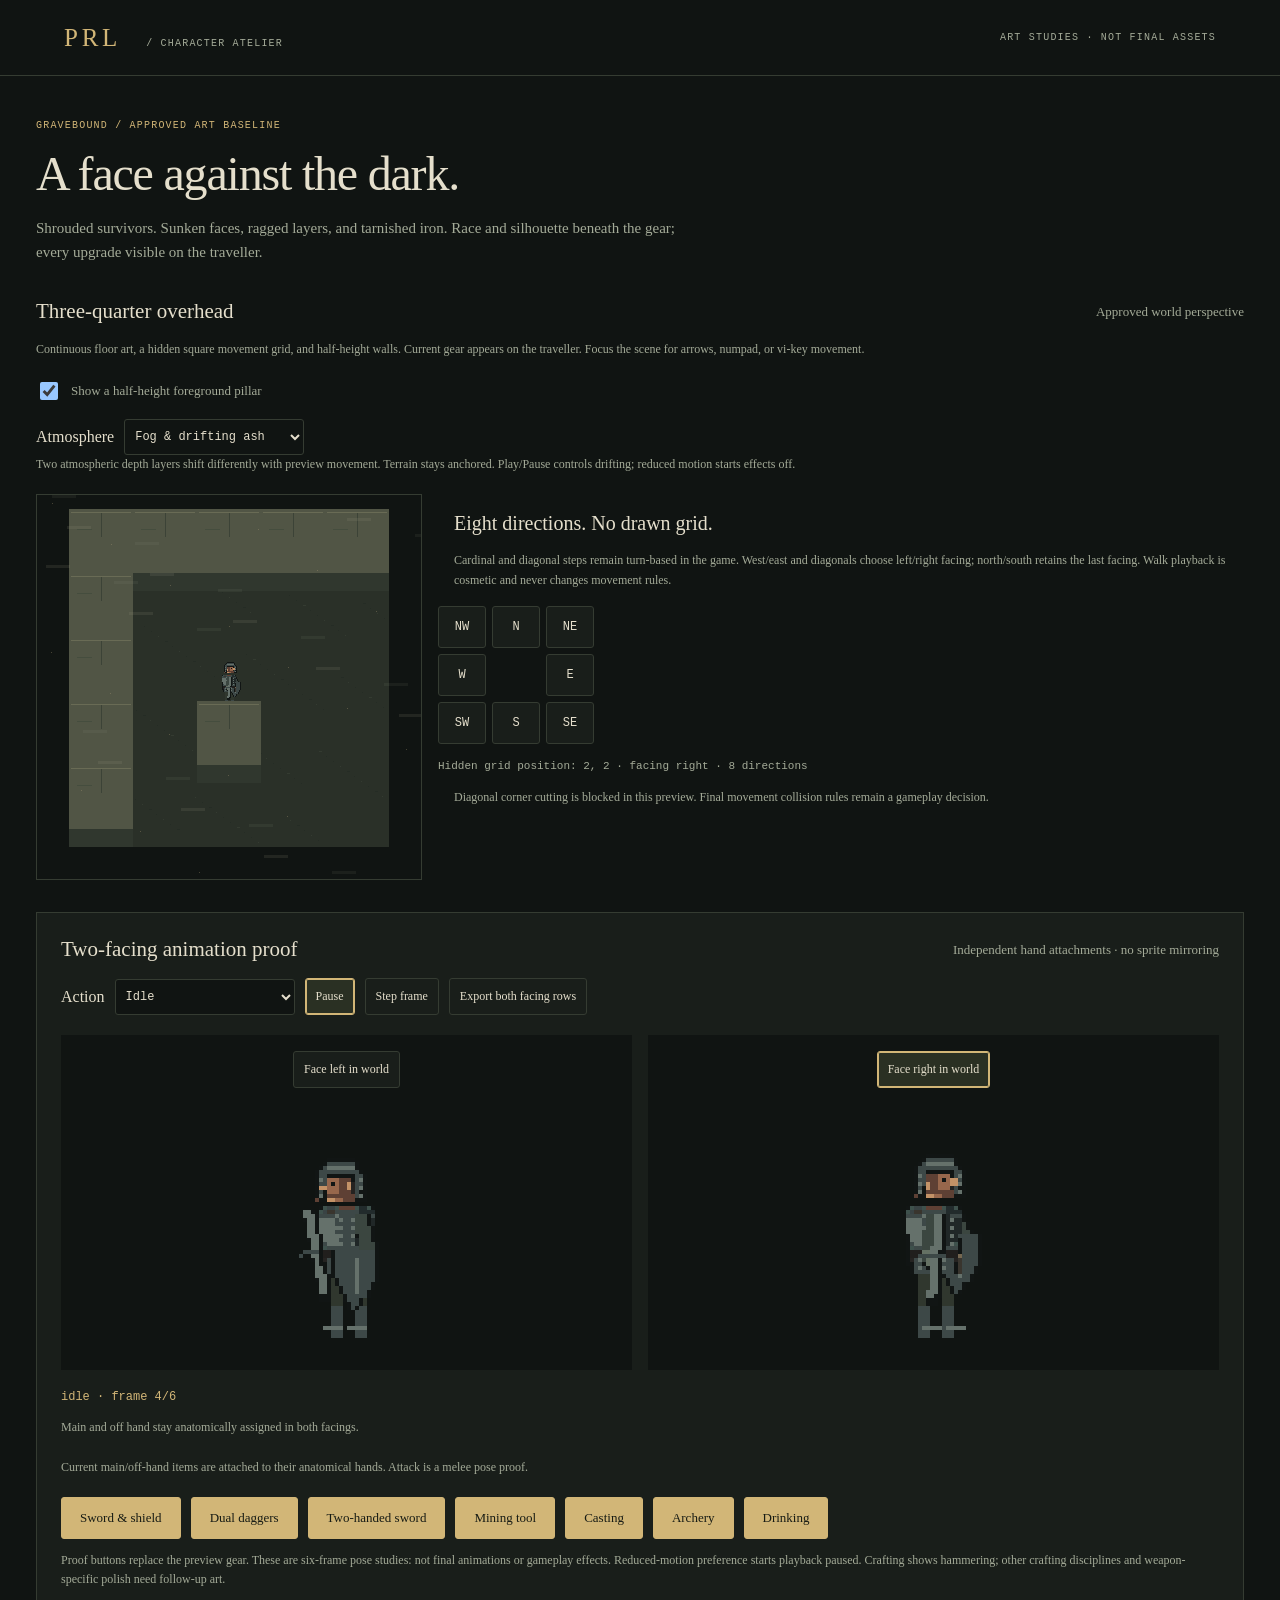
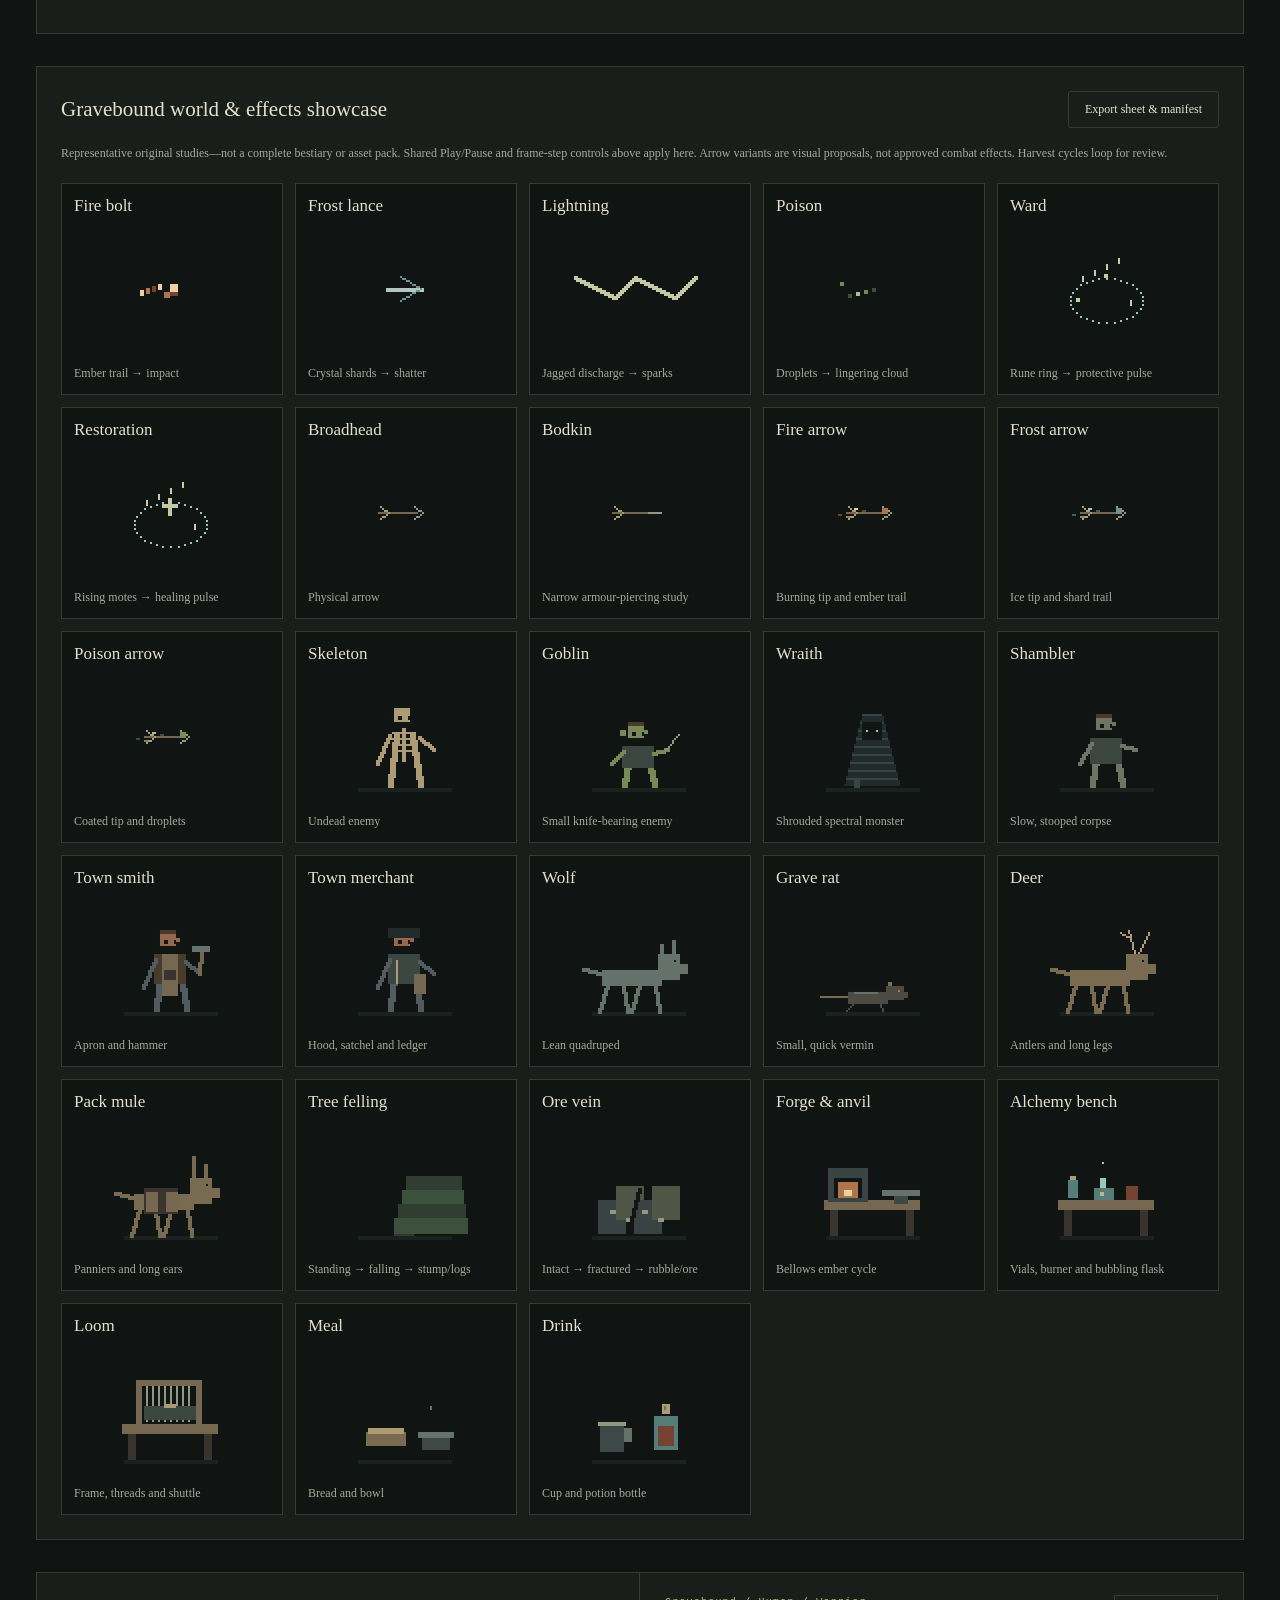
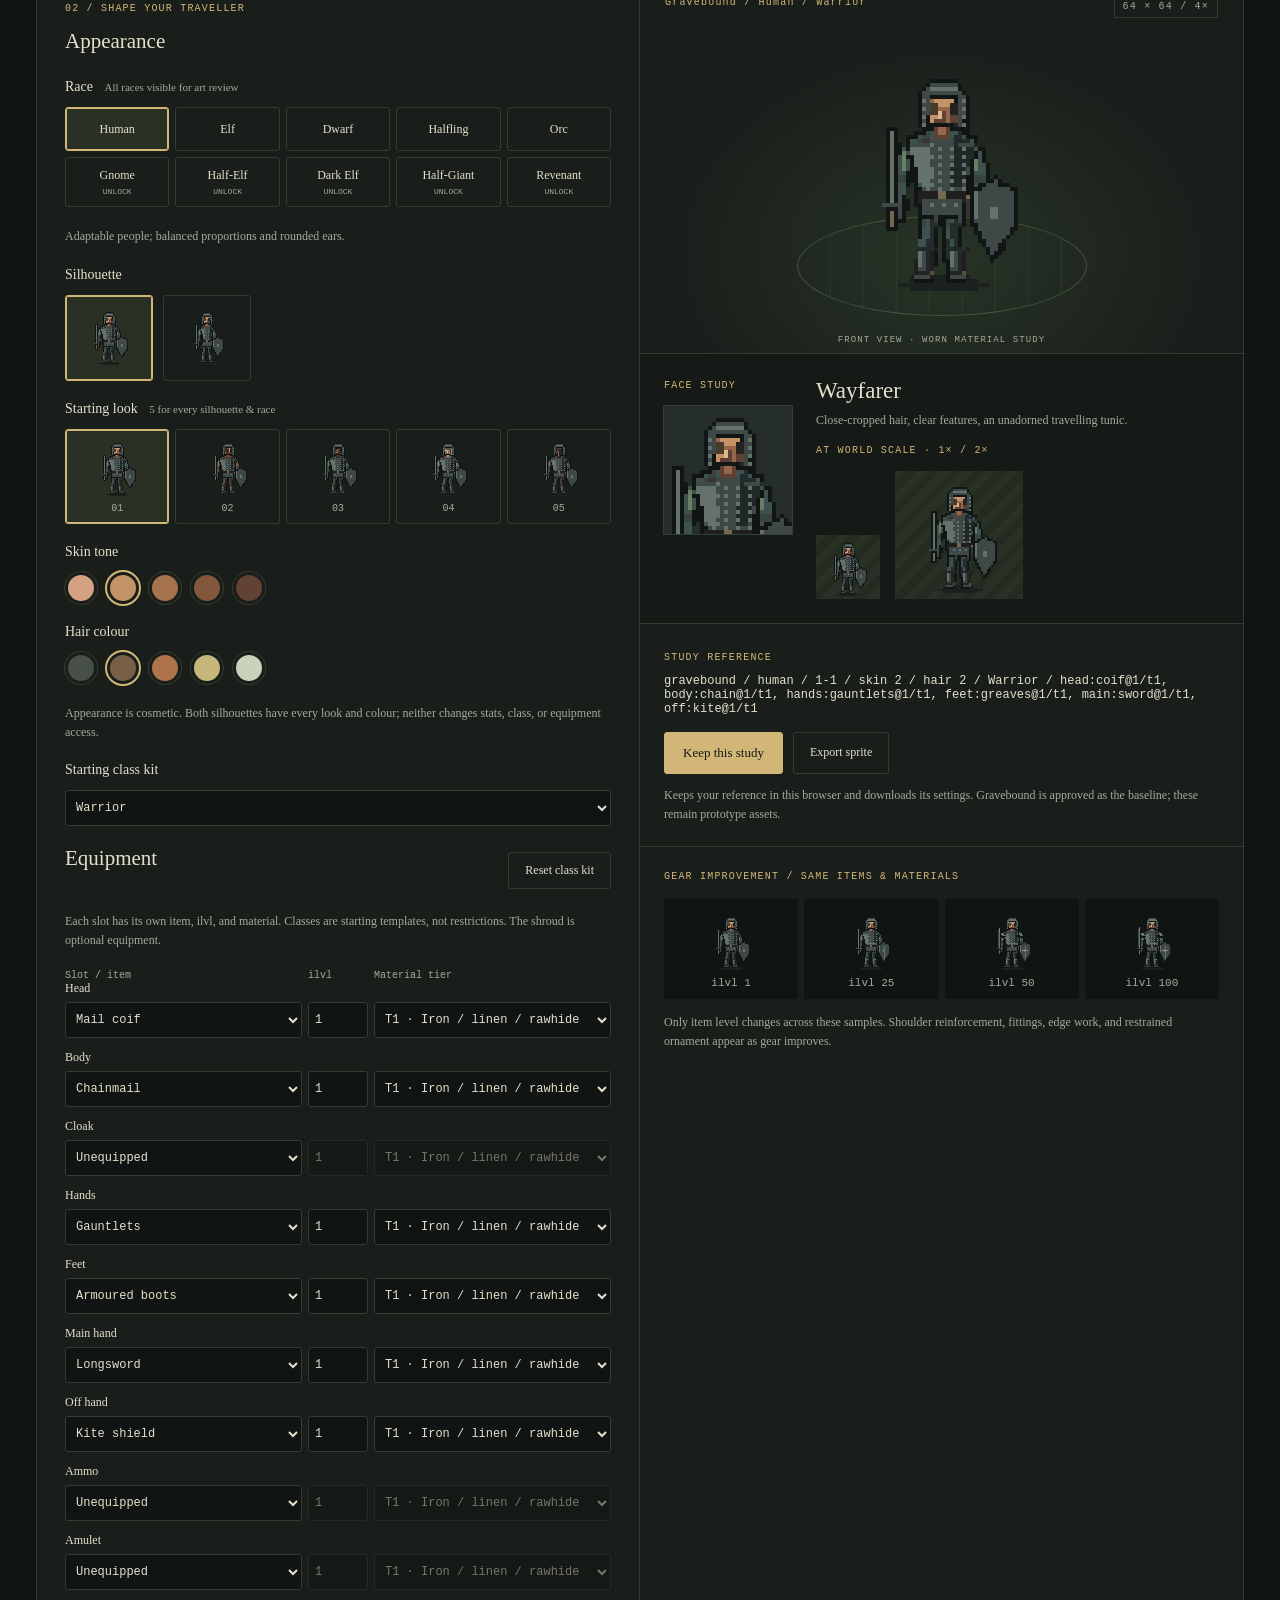
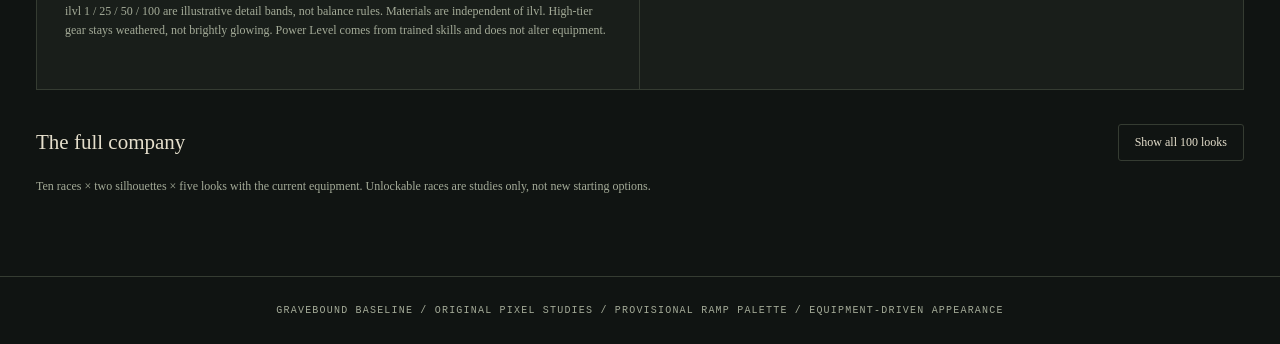
<file: tools/character-study/index.html>
<!doctype html>
<html lang="en">
<head>
  <meta charset="utf-8">
  <meta name="viewport" content="width=device-width, initial-scale=1">
  <title>PRL · Character atelier</title>
  <link rel="icon" href="data:,">
  <link rel="stylesheet" href="study.css">
</head>
<body>
  <header>
    <a class="wordmark" href="#top">PRL <span>/ CHARACTER ATELIER</span></a>
    <span class="status">ART STUDIES · NOT FINAL ASSETS</span>
  </header>
  <main id="top">
    <section class="intro">
      <p class="eyebrow">GRAVEBOUND / APPROVED ART BASELINE</p>
      <h1>A face against the dark.</h1>
      <p>Shrouded survivors. Sunken faces, ragged layers, and tarnished iron.
        Race and silhouette beneath the gear; every upgrade visible on the traveller.</p>
    </section>
    <div id="notice" role="status" aria-live="polite"></div>
    <section aria-labelledby="perspective-heading">
      <div class="section-heading">
        <h2 id="perspective-heading">Three-quarter overhead</h2>
        <span>Approved world perspective</span>
      </div>
      <p class="help">Continuous floor art, a hidden square movement grid, and half-height walls.
        Current gear appears on the traveller. Focus the scene for arrows, numpad, or vi-key movement.</p>
      <label class="occlusion"><input id="occlusion" type="checkbox" checked> Show a half-height foreground pillar</label>
      <div class="animation-controls">
        <label for="atmosphere">Atmosphere</label>
        <select id="atmosphere"><option value="off">Off</option><option value="fog">Subtle fog</option>
          <option value="fog-ash">Fog & drifting ash</option></select>
      </div>
      <p class="help">Two atmospheric depth layers shift differently with preview movement.
        Terrain stays anchored. Play/Pause controls drifting; reduced motion starts effects off.</p>
      <div class="world-comparisons chosen-world">
        <article>
          <canvas id="world-quarter" tabindex="0" aria-label="Gridless three-quarter dungeon preview. Use arrows, numpad, or vi keys to move."></canvas>
        </article>
        <div>
          <h3>Eight directions. No drawn grid.</h3>
          <p class="help">Cardinal and diagonal steps remain turn-based in the game.
            West/east and diagonals choose left/right facing; north/south retains the last facing.
            Walk playback is cosmetic and never changes movement rules.</p>
          <div id="movement" aria-label="Eight-direction preview movement"></div>
          <output id="position"></output>
          <p class="help">Diagonal corner cutting is blocked in this preview. Final movement
            collision rules remain a gameplay decision.</p>
        </div>
      </div>
    </section>
    <section class="animation-section" aria-labelledby="animation-heading">
      <div class="section-heading">
        <h2 id="animation-heading">Two-facing animation proof</h2>
        <span>Independent hand attachments · no sprite mirroring</span>
      </div>
      <div class="animation-controls">
        <label for="animation-action">Action</label>
        <select id="animation-action"></select>
        <button id="animation-play" type="button">Pause</button>
        <button id="animation-step" type="button">Step frame</button>
        <button id="animation-export" type="button">Export both facing rows</button>
      </div>
      <div class="animation-pair">
        <div><button id="facing-left" type="button">Face left in world</button>
          <canvas id="animation-left" aria-label="Independently posed left-facing action study"></canvas></div>
        <div><button id="facing-right" type="button">Face right in world</button>
          <canvas id="animation-right" aria-label="Independently posed right-facing action study"></canvas></div>
      </div>
      <output id="animation-frame"></output>
      <p id="grip-note" class="help"></p>
      <p id="action-note" class="help"></p>
      <div id="animation-proofs" class="actions"></div>
      <p class="help">Proof buttons replace the preview gear. These are six-frame pose studies:
        not final animations or gameplay effects. Reduced-motion preference starts playback paused.
        Crafting shows hammering; other crafting disciplines and weapon-specific polish need follow-up art.</p>
    </section>
    <section class="animation-section" aria-labelledby="showcase-heading">
      <div class="section-heading">
        <h2 id="showcase-heading">Gravebound world & effects showcase</h2>
        <button id="showcase-export" type="button" class="secondary">Export sheet & manifest</button>
      </div>
      <p class="help">Representative original studies—not a complete bestiary or asset pack.
        Shared Play/Pause and frame-step controls above apply here.
        Arrow variants are visual proposals, not approved combat effects. Harvest cycles loop for review.</p>
      <div id="showcase"></div>
    </section>
    <section class="atelier" aria-labelledby="appearance-heading">
      <div class="controls">
        <p class="eyebrow">02 / SHAPE YOUR TRAVELLER</p>
        <h2 id="appearance-heading">Appearance</h2>
        <fieldset>
          <legend>Race <span>All races visible for art review</span></legend>
          <div id="races" class="races"></div>
        </fieldset>
        <p id="race-note" class="help"></p>
        <fieldset>
          <legend>Silhouette</legend>
          <div id="bodies" class="bodies"></div>
        </fieldset>
        <fieldset>
          <legend>Starting look <span>5 for every silhouette & race</span></legend>
          <div id="looks" class="looks"></div>
        </fieldset>
        <fieldset>
          <legend>Skin tone</legend>
          <div id="skin" class="swatches"></div>
        </fieldset>
        <fieldset>
          <legend>Hair colour</legend>
          <div id="hair" class="swatches"></div>
        </fieldset>
        <p class="help">Appearance is cosmetic. Both silhouettes have every look and colour;
          neither changes stats, class, or equipment access.</p>
        <fieldset>
          <legend><label for="class">Starting class kit</label></legend>
          <select id="class"></select>
        </fieldset>
        <div class="section-heading">
          <h2>Equipment</h2>
          <button id="reset-kit" class="secondary" type="button">Reset class kit</button>
        </div>
        <p class="help">Each slot has its own item, ilvl, and material. Classes are starting
          templates, not restrictions. The shroud is optional equipment.</p>
        <div class="equipment-heading" aria-hidden="true"><span>Slot / item</span><span>ilvl</span><span>Material tier</span></div>
        <div id="equipment"></div>
        <p class="help">ilvl 1 / 25 / 50 / 100 are illustrative detail bands, not balance rules.
          Materials are independent of ilvl. High-tier gear stays weathered, not brightly glowing.
          Power Level comes from trained skills and does not alter equipment.</p>
      </div>
      <div class="preview">
        <div class="preview-heading">
          <p class="eyebrow" id="preview-title"></p>
          <span class="chip">64 × 64 / 4×</span>
        </div>
        <div class="stage">
          <div class="halo"></div>
          <canvas id="hero" width="64" height="64" aria-label="Selected character sprite"></canvas>
          <span class="stage-caption">FRONT VIEW · WORN MATERIAL STUDY</span>
        </div>
        <div class="details">
          <div>
            <p class="eyebrow">FACE STUDY</p>
            <canvas id="portrait" width="128" height="128" aria-label="Selected character portrait study"></canvas>
          </div>
          <div class="identity">
            <h3 id="look-title"></h3>
            <p id="look-description"></p>
            <p class="eyebrow">AT WORLD SCALE · 1× / 2×</p>
            <div class="world-samples">
              <canvas id="native" width="64" height="64" aria-label="Character at native size"></canvas>
              <canvas id="double" width="64" height="64" aria-label="Character at two-times size"></canvas>
            </div>
          </div>
        </div>
        <div class="selection">
          <span class="eyebrow">STUDY REFERENCE</span>
          <output id="reference"></output>
          <div class="actions">
            <button id="save" type="button">Keep this study</button>
            <button id="export" type="button" class="secondary">Export sprite</button>
          </div>
          <p class="help">Keeps your reference in this browser and downloads its settings.
            Gravebound is approved as the baseline; these remain prototype assets.</p>
        </div>
        <div class="selection">
          <p class="eyebrow">GEAR IMPROVEMENT / SAME ITEMS & MATERIALS</p>
          <div id="progression"></div>
          <p class="help">Only item level changes across these samples. Shoulder reinforcement,
            fittings, edge work, and restrained ornament appear as gear improves.</p>
        </div>
      </div>
    </section>
    <section aria-labelledby="catalog-heading" class="catalog-section">
      <div class="section-heading">
        <h2 id="catalog-heading">The full company</h2>
        <button id="catalog-toggle" type="button" class="secondary" aria-expanded="false"
          aria-controls="catalog">Show all 100 looks</button>
      </div>
      <p class="help">Ten races × two silhouettes × five looks with the current equipment.
        Unlockable races are studies only, not new starting options.</p>
      <div id="catalog" hidden></div>
    </section>
  </main>
  <footer>GRAVEBOUND BASELINE / ORIGINAL PIXEL STUDIES / PROVISIONAL RAMP PALETTE / EQUIPMENT-DRIVEN APPEARANCE</footer>
  <script type="module" src="study.js"></script>
</body>
</html>
</file>
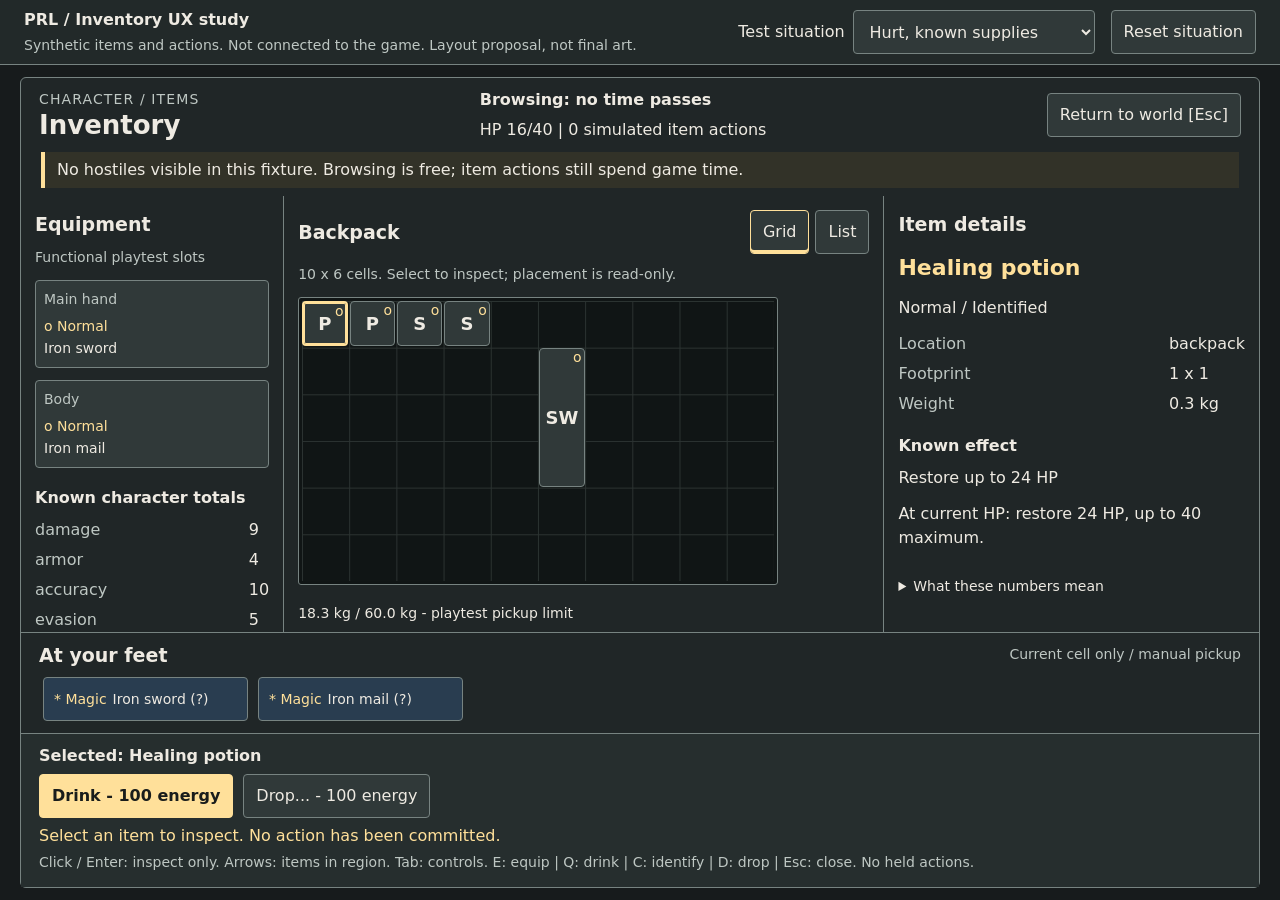
<file: tools/inventory-ux/index.html>
<!doctype html>
<html lang="en">
<head>
  <meta charset="utf-8">
  <meta name="viewport" content="width=device-width, initial-scale=1">
  <title>PRL - Inventory interaction study</title>
  <link rel="stylesheet" href="style.css">
</head>
<body>
  <header class="study-bar">
    <div><strong>PRL / Inventory UX study</strong>
      <p>Synthetic items and actions. Not connected to the game. Layout proposal, not final art.</p>
    </div>
    <label>Test situation
      <select id="scenario">
        <option value="normal">Hurt, known supplies</option>
        <option value="danger">Hostile visible</option>
        <option value="unknown">Unidentified supplies</option>
        <option value="space">Fragmented backpack</option>
        <option value="weight">Near pickup weight limit</option>
        <option value="full-hp">Full health</option>
        <option value="empty">Empty bag and ground</option>
        <option value="long-name">Long item names</option>
      </select>
    </label>
    <button id="reset">Reset situation</button>
  </header>
  <main>
    <section id="world" class="world" aria-label="World return after an item action" hidden>
      <p class="eyebrow">SIMULATED WORLD RETURN</p>
      <h1>One action. Back to the world.</h1>
      <p id="world-result" role="status"></p>
      <p id="world-stats"></p>
      <p>No enemies, ticks or saves are simulated. The game must resolve its normal scheduler here.</p>
      <button id="open" class="primary">Open inventory [I]</button>
    </section>
    <section id="inventory" class="workspace" aria-label="Inventory workspace">
      <header class="inventory-header">
        <div><p class="eyebrow">CHARACTER / ITEMS</p><h1>Inventory</h1></div>
        <div><strong>Browsing: no time passes</strong><p id="vitals"></p></div>
        <button id="close">Return to world [Esc]</button>
      </header>
      <p id="threat" class="notice"></p>
      <div class="columns">
        <section class="pane equipment" aria-labelledby="equipment-title">
          <h2 id="equipment-title">Equipment</h2>
          <p>Functional playtest slots</p>
          <div id="equipment-items" class="collection" aria-label="Equipped items"></div>
          <h3>Known character totals</h3>
          <dl id="totals"></dl>
          <p class="subtle">Unknown bonuses excluded. No functional shield in this slice.</p>
        </section>
        <section class="pane backpack" aria-labelledby="backpack-title">
          <div class="pane-heading">
            <h2 id="backpack-title">Backpack</h2>
            <div class="view-switch" role="group" aria-label="Backpack display">
              <button id="grid-view" aria-pressed="true">Grid</button>
              <button id="list-view" aria-pressed="false">List</button>
            </div>
          </div>
          <p>10 x 6 cells. Select to inspect; placement is read-only.</p>
          <div id="bag-grid" class="bag-grid collection" aria-label="Backpack items in grid order"></div>
          <div id="bag-list" class="bag-list collection" aria-label="Backpack item list" hidden></div>
          <div class="capacity">
            <label for="weight" id="weight-label">Carried weight</label>
            <meter id="weight" min="0" max="60"></meter>
            <p id="space"></p>
          </div>
          <p class="subtle">No dragging, repacking, stacks or auto-sort in this study.</p>
        </section>
        <section id="details" class="pane details" aria-labelledby="details-title">
          <h2 id="details-title">Item details</h2>
          <div id="detail-content"></div>
        </section>
      </div>
      <section class="pane ground" aria-labelledby="ground-title">
        <div class="pane-heading"><h2 id="ground-title">At your feet</h2><span>Current cell only / manual pickup</span></div>
        <div id="ground-items" class="collection ground-items" aria-label="Items at your feet"></div>
      </section>
      <footer class="action-strip">
        <strong id="action-target"></strong>
        <div id="actions" class="actions"></div>
        <p id="feedback" role="status" aria-live="polite" tabindex="-1"></p>
        <p class="subtle">Click / Enter: inspect only. Arrows: items in region. Tab: controls.
          E: equip | Q: drink | C: identify | D: drop | Esc: close. No held actions.</p>
      </footer>
    </section>
  </main>
  <dialog id="review" aria-labelledby="review-title">
    <form method="dialog">
      <p class="eyebrow">REVIEW / NO TIME PASSES</p>
      <h2 id="review-title">Review action</h2>
      <p id="review-target"></p>
      <p id="review-cost"></p>
      <p id="review-warning" class="notice"></p>
      <label id="source-label" hidden>Carried Identify scroll
        <select id="source"></select>
      </label>
      <p id="review-error" role="alert"></p>
      <div class="actions">
        <button id="cancel" value="cancel" autofocus>Cancel [Esc]</button>
        <button id="confirm" type="button" class="primary">Commit one action</button>
      </div>
    </form>
  </dialog>
  <script type="module" src="app.mjs"></script>
</body>
</html>
</file>
<file: tools/character-study/study.css>
:root {
  color-scheme: dark;
  --bg: #101412;
  --panel: #191e1a;
  --line: #353c32;
  --text: #e5dfcc;
  --muted: #a4ab98;
  --gold: #d2b677;
}
* { box-sizing: border-box; }
html { scroll-behavior: smooth; }
body { margin: 0; background: var(--bg); color: var(--text); font-family: Georgia, serif; }
button, a { -webkit-tap-highlight-color: transparent; }
button { cursor: pointer; font: inherit; color: inherit; }
button:focus-visible, a:focus-visible, select:focus-visible, input:focus-visible, canvas:focus-visible { outline: 3px solid var(--gold); outline-offset: 4px; }
select, input { color: var(--text); background: var(--bg); border: 1px solid var(--line); padding: 9px 6px; border-radius: 3px; min-width: 0; width: 100%; font: 12px ui-monospace, monospace; }
input:disabled, select:disabled { opacity: .45; }
.equipment-row { display: grid; grid-template-columns: 1fr 60px 1fr; gap: 6px; margin-bottom: 12px; }
.equipment-row label { grid-column: 1 / -1; font-size: 12px; }
.equipment-heading { display: grid; grid-template-columns: 1fr 60px 1fr; gap: 6px; font: 10px ui-monospace, monospace; color: var(--muted); }
#progression { display: grid; grid-template-columns: repeat(4, 1fr); gap: 6px; margin: 14px 0; }
#progression > div { text-align: center; background: var(--bg); padding: 10px 0; }
#progression canvas { width: 64px; height: 64px; }
#progression span { display: block; font: 11px ui-monospace, monospace; color: var(--muted); }
.world-comparisons { display: grid; grid-template-columns: repeat(3, minmax(0, 1fr)); gap: 16px; }
.world-comparisons article { background: var(--panel); border: 1px solid var(--line); overflow-x: auto; }
.world-comparisons h3 { font: 20px Georgia, serif; font-weight: normal; margin: 18px 16px 6px; }
.world-comparisons canvas { display: block; width: 384px; height: 384px; }
.world-comparisons p { color: var(--muted); font-size: 12px; line-height: 1.6; margin: 16px; }
.occlusion { display: flex; gap: 10px; align-items: center; font-size: 13px; color: var(--muted); margin-bottom: 16px; }
.occlusion input { width: 18px; height: 18px; }
.chosen-world { grid-template-columns: 386px 1fr; }
#movement { display: grid; grid-template-columns: repeat(3, 48px); gap: 6px; margin: 16px 0; }
#movement button { min-height: 42px; font: 12px ui-monospace, monospace; }
#movement button:nth-child(5) { grid-column: 3; }
#position { display: block; font: 11px ui-monospace, monospace; color: var(--muted); margin-bottom: 16px; }
.animation-section { margin-top: 32px; padding: 24px; background: var(--panel); border: 1px solid var(--line); }
.animation-controls { display: flex; align-items: center; gap: 10px; flex-wrap: wrap; }
.animation-controls select { width: 180px; }
.animation-controls button, .animation-pair button { padding: 10px; font-size: 12px; }
.animation-pair { display: grid; grid-template-columns: 1fr 1fr; gap: 16px; margin: 20px 0; }
.animation-pair > div { display: flex; align-items: center; flex-direction: column; gap: 10px; background: var(--bg); padding: 16px; }
.animation-pair canvas { width: 256px; height: 256px; }
#animation-frame { display: block; color: var(--gold); font: 12px ui-monospace, monospace; margin-bottom: 14px; }
#showcase { display: grid; grid-template-columns: repeat(auto-fit, minmax(206px, 1fr)); gap: 12px; }
#showcase article { background: var(--bg); border: 1px solid var(--line); padding: 12px; }
#showcase h3 { font-size: 17px; font-weight: normal; margin: 0 0 10px; }
#showcase canvas { display: block; width: 192px; height: 128px; }
#showcase p { color: var(--muted); font-size: 12px; line-height: 1.5; margin: 10px 0 0; }
button { border: 1px solid var(--line); border-radius: 3px; background: var(--panel); }
button:hover { border-color: var(--gold); }
button[aria-pressed="true"] { border-color: var(--gold); background: #2a3023; box-shadow: inset 0 0 0 1px var(--gold); }
header { height: 76px; border-bottom: 1px solid var(--line); display: flex; align-items: center; justify-content: space-between; padding: 0 5%; }
.wordmark { text-decoration: none; color: var(--gold); letter-spacing: .15em; font-size: 25px; }
.wordmark span, .status, .eyebrow, .chip, .stage-caption, footer {
  font-family: ui-monospace, monospace; font-size: 10px; letter-spacing: .12em;
}
.wordmark span { color: var(--muted); margin-left: 16px; }
.status { color: var(--muted); }
main { max-width: 1280px; padding: 42px 36px 60px; margin: auto; }
.intro { margin-bottom: 35px; }
.eyebrow { color: var(--gold); margin: 0 0 12px; line-height: 1.6; }
h1 { font-size: clamp(32px, 4vw, 48px); font-weight: normal; margin: 0 0 12px; letter-spacing: -.025em; }
.intro > p:last-child { color: var(--muted); max-width: 660px; line-height: 1.6; font-size: 15px; }
h2 { font-size: 21px; font-weight: normal; margin: 0; }
.section-heading { display: flex; justify-content: space-between; align-items: center; gap: 16px; margin-bottom: 16px; }
.section-heading > span { color: var(--muted); font-size: 13px; }
.directions { display: grid; grid-template-columns: repeat(3, 1fr); gap: 16px; }
.direction { padding: 18px; text-align: left; }
.direction .samples { display: flex; justify-content: space-evenly; align-items: end; background: #111712; padding: 10px 0; margin-bottom: 14px; border-bottom: 1px solid var(--line); }
canvas { image-rendering: pixelated; }
.samples canvas { width: 64px; height: 64px; }
.direction strong { display: block; font-weight: normal; font-size: 21px; margin-bottom: 8px; }
.direction p { color: var(--muted); font-size: 13px; line-height: 1.5; margin: 0; }
.direction .eyebrow { margin-bottom: 7px; }
.atelier { display: grid; grid-template-columns: 1fr 1fr; margin-top: 32px; border: 1px solid var(--line); background: var(--panel); }
.controls { padding: 28px; border-right: 1px solid var(--line); }
.controls h2 { margin-bottom: 25px; }
fieldset { padding: 0; border: 0; margin: 0 0 20px; min-width: 0; }
legend { font-size: 14px; margin-bottom: 12px; padding: 0; }
legend span { display: inline-block; color: var(--muted); font-size: 11px; margin-left: 8px; }
.races { display: grid; grid-template-columns: repeat(5, 1fr); gap: 6px; }
.races button { padding: 10px 3px; font-size: 12px; min-height: 44px; }
.races small { display: block; color: var(--muted); font-size: 8px; margin-top: 4px; font-family: ui-monospace, monospace; }
.help { color: var(--muted); font-size: 12px; line-height: 1.6; margin: 0 0 20px; }
.bodies { display: flex; gap: 10px; }
.bodies button { width: 88px; height: 86px; }
.bodies canvas { width: 64px; height: 64px; }
.looks { display: grid; grid-template-columns: repeat(5, 1fr); gap: 6px; }
.looks button { padding: 5px 0 9px; min-width: 0; }
.looks canvas { width: 64px; height: 64px; max-width: 100%; object-fit: contain; }
.looks span { display: block; font: 10px ui-monospace, monospace; color: var(--muted); }
.swatches { display: flex; gap: 10px; flex-wrap: wrap; }
.swatches button { width: 32px; height: 32px; border: 3px solid var(--panel); outline: 1px solid var(--line); border-radius: 50%; }
.swatches button[aria-pressed="true"] { outline: 2px solid var(--gold); box-shadow: none; }
.preview { min-width: 0; }
.preview-heading { padding: 22px 25px 0; display: flex; justify-content: space-between; align-items: start; gap: 10px; }
.chip { color: var(--muted); border: 1px solid var(--line); padding: 5px 8px; white-space: nowrap; }
.stage { height: 330px; display: flex; align-items: center; justify-content: center; position: relative; overflow: hidden; background: radial-gradient(ellipse at 50% 70%, #283427, transparent 65%); }
.halo { position: absolute; width: 290px; height: 100px; border: 1px solid #43533b; border-radius: 50%; bottom: 37px; background: repeating-linear-gradient(90deg, transparent 0 31px, #39453455 32px 33px); }
#hero { width: 256px; height: 256px; position: relative; margin-bottom: 26px; }
.stage-caption { position: absolute; bottom: 8px; color: var(--muted); font-size: 9px; }
.details { display: grid; grid-template-columns: 128px 1fr; gap: 24px; padding: 24px; border-top: 1px solid var(--line); background: #151a16; }
#portrait { width: 128px; height: 128px; background: #242b22; outline: 1px solid var(--line); }
.identity h3 { margin: 0 0 7px; font-size: 23px; font-weight: normal; }
.identity > p:not(.eyebrow) { color: var(--muted); font-size: 12px; line-height: 1.6; margin: 0 0 12px; }
.world-samples { display: flex; align-items: end; flex-wrap: wrap; gap: 15px; }
.world-samples canvas { background: repeating-linear-gradient(135deg, #283126, #283126 8px, #242c22 8px, #242c22 16px); }
#native { width: 64px; height: 64px; }
#double { width: 128px; height: 128px; }
.selection { padding: 22px 24px; border-top: 1px solid var(--line); }
.selection output { display: block; font: 12px ui-monospace, monospace; margin: 8px 0 16px; overflow-wrap: anywhere; }
.actions { display: flex; gap: 10px; margin-bottom: 12px; flex-wrap: wrap; }
.actions button { padding: 12px 18px; color: #171b14; background: var(--gold); border-color: var(--gold); font-size: 13px; }
button.secondary { padding: 10px 16px; background: transparent; color: var(--text); border-color: var(--line); font-size: 12px; }
.selection .help { margin: 0; }
.catalog-section { margin-top: 34px; }
.catalog-row { margin-top: 24px; padding-top: 20px; border-top: 1px solid var(--line); }
.catalog-row h3 { font-size: 18px; font-weight: normal; }
.catalog-looks { display: grid; grid-template-columns: repeat(10, minmax(72px, 1fr)); gap: 6px; }
.catalog-looks button { padding: 8px 0; }
.catalog-looks canvas { width: 64px; height: 64px; }
.catalog-looks span { display: block; font: 10px ui-monospace, monospace; color: var(--muted); }
#notice:not(:empty) { padding: 15px; border: 1px solid var(--gold); margin-bottom: 20px; font-size: 14px; }
footer { padding: 25px; border-top: 1px solid var(--line); text-align: center; color: var(--muted); line-height: 1.7; }
@media (max-width: 1000px) {
  .world-comparisons, .chosen-world { grid-template-columns: 1fr; }
  .atelier { grid-template-columns: 1fr; }
  .controls { border-right: 0; border-bottom: 1px solid var(--line); }
  .catalog-looks { grid-template-columns: repeat(auto-fit, minmax(72px, 1fr)); }
}
@media (max-width: 620px) {
  .animation-section { padding: 16px; }
  .animation-pair { gap: 8px; }
  .animation-pair > div { padding: 6px; }
  .animation-pair canvas { width: 128px; height: 128px; }
  header { padding: 0 20px; height: 60px; }
  .status { display: none; }
  .wordmark span { font-size: 8px; margin-left: 5px; }
  main { padding: 30px 16px; }
  .directions { grid-template-columns: 1fr; }
  .looks canvas { width: 32px; height: 32px; }
  .controls { padding: 20px 16px; }
  .section-heading > span { display: none; }
  .details { gap: 14px; padding: 18px 16px; }
  .identity h3 { font-size: 20px; }
  .world-samples { gap: 6px; }
  .preview-heading { padding: 20px 16px 0; }
  .chip { font-size: 8px; }
}
</file>
<file: tools/inventory-ux/style.css>
:root {
  color-scheme: dark;
  font: 16px/1.5 system-ui, sans-serif;
  color: #eeeae2;
  background: #171b1c;
  --line: #778381;
  --muted: #bec7c3;
  --accent: #ffe09a;
}
* { box-sizing: border-box; }
[hidden] { display: none !important; }
body { margin: 0; }
button, select { font: inherit; }
button, select {
  min-height: 44px;
  padding: 8px 12px;
  border: 1px solid var(--line);
  border-radius: 4px;
  background: #303939;
  color: inherit;
}
button { cursor: pointer; }
button:hover { background: #414b48; }
button:disabled { cursor: not-allowed; color: #b7bfba; background: #252b2b; }
:focus-visible { outline: 3px solid #fff; outline-offset: 3px; }
.primary { color: #191c1b; background: var(--accent); border-color: var(--accent); font-weight: 700; }
.primary:hover { background: #fff0c8; }
p { margin: 6px 0 12px; }
h1 { font-size: 26px; line-height: 1.2; margin: 0; }
h2 { font-size: 19px; margin: 0 0 8px; }
h3 { font-size: 16px; margin: 18px 0 8px; }
strong, h1, h2, h3 { overflow-wrap: anywhere; }
.subtle, .eyebrow { color: var(--muted); font-size: 14px; }
.eyebrow { letter-spacing: .08em; margin: 0 0 4px; }
.study-bar {
  display: flex; flex-wrap: wrap; align-items: center; gap: 12px 24px;
  padding: 16px 24px; border-bottom: 1px solid var(--line); background: #222929;
}
.study-bar > div { flex: 1 1 420px; }
.study-bar p { font-size: 14px; margin: 3px 0 0; color: var(--muted); }
.study-bar label { display: grid; gap: 4px; }
main { max-width: 1540px; margin: auto; padding: 20px; }
.workspace { border: 1px solid var(--line); border-radius: 6px; background: #202627; }
.inventory-header {
  display: flex; flex-wrap: wrap; justify-content: space-between;
  align-items: center; gap: 16px; padding: 18px 20px;
}
.inventory-header p { margin-bottom: 0; }
.notice {
  border-left: 4px solid var(--accent); padding: 10px 14px;
  margin: 0 20px 16px; background: #323228;
}
.columns { display: grid; grid-template-columns: minmax(180px, .7fr) minmax(420px, 1.6fr) minmax(280px, 1fr); gap: 1px; background: var(--line); }
.pane { padding: 18px; min-width: 0; background: #202627; }
.pane > p { font-size: 14px; color: var(--muted); }
.pane-heading { display: flex; flex-wrap: wrap; align-items: center; justify-content: space-between; gap: 8px; margin-bottom: 10px; }
.pane-heading h2 { margin: 0; }
.pane-heading span { font-size: 14px; color: var(--muted); }
.view-switch { display: flex; gap: 6px; }
[aria-pressed="true"] { border-color: var(--accent); box-shadow: inset 0 -3px var(--accent); }
.bag-grid {
  position: relative; display: grid;
  grid-template-columns: repeat(10, minmax(0, 1fr)); grid-template-rows: repeat(6, minmax(44px, 1fr));
  aspect-ratio: 10 / 6; gap: 2px; padding: 3px; max-width: 480px;
  border: 1px solid var(--line); border-radius: 3px;
  background: #101515;
}
.bag-grid::before {
  content: ""; pointer-events: none; position: absolute; inset: 3px;
  background-image: linear-gradient(to right, #55605c 1px, transparent 1px), linear-gradient(to bottom, #55605c 1px, transparent 1px);
  background-size: 10% 16.6667%; opacity: .4;
}
.bag-grid > p { grid-column: 1 / -1; margin: 8px; }
.item { min-width: 0; text-align: left; position: relative; overflow: hidden; }
.item.selected { border: 2px solid var(--accent); box-shadow: inset 0 0 0 1px var(--accent); }
.item.magic { background-color: #293d50; }
.item .glyph { font-weight: 800; font-size: 18px; }
.item .marker { color: var(--accent); font-size: 14px; display: block; white-space: nowrap; }
.item .item-name { display: block; font-size: 14px; overflow-wrap: anywhere; }
.bag-grid .item { padding: 4px; display: flex; flex-direction: column; justify-content: center; align-items: center; gap: 3px; }
.bag-grid .item .marker { position: absolute; top: 0; right: 2px; line-height: 16px; }
.bag-grid .item .item-name { display: none; }
.equipment .item { display: block; width: 100%; margin-bottom: 12px; padding: 12px; }
.slot { display: block; color: var(--muted); font-size: 14px; margin-bottom: 4px; }
.slot.target { color: var(--accent); }
.equipment .glyph { display: none; }
.equipment .marker, .ground-items .marker, .bag-list .marker { display: inline; }
.bag-list { max-height: 360px; overflow-y: auto; display: grid; gap: 8px; }
.bag-list .item { width: 100%; padding: 10px 14px; }
.bag-list .glyph { display: none; }
.ground { border-top: 1px solid var(--line); }
.ground-items { display: flex; gap: 10px; overflow-x: auto; padding: 4px 4px 8px; }
.ground-items .item { flex: 0 0 205px; padding: 12px; }
.ground-items .glyph { display: none; }
.ground-items .marker { margin-right: 6px; }
.capacity { margin-top: 16px; }
meter { width: 100%; height: 14px; display: block; margin: 8px 0; }
.capacity label, .capacity p { font-size: 14px; }
dl { display: grid; grid-template-columns: 1fr auto; margin: 0; gap: 6px 12px; }
dt { color: var(--muted); }
dd { margin: 0; font-variant-numeric: tabular-nums; }
.details { max-height: 600px; overflow-y: auto; }
.details .item-title { color: var(--accent); font-size: 22px; margin: 12px 0; }
.details .notice { margin: 16px 0; font-size: 14px; }
.details table { font-size: 14px; width: 100%; border-collapse: collapse; margin: 10px 0; }
th, td { padding: 6px 3px; text-align: right; border-bottom: 1px solid #596662; }
th:first-child, td:first-child { text-align: left; }
.details details { font-size: 14px; margin-top: 16px; }
summary { min-height: 44px; cursor: pointer; padding: 10px 0; }
.action-strip { padding: 16px 20px; border-top: 1px solid var(--line); background: #262e2e; }
.actions { display: flex; flex-wrap: wrap; gap: 10px; margin: 10px 0; align-items: start; }
.action-option { max-width: 310px; }
.action-option p { font-size: 14px; color: #f1d2b8; margin: 6px 0 0; }
#feedback { min-height: 24px; color: var(--accent); }
.world { max-width: 850px; padding: 36px; border: 1px solid var(--line); background: #202627; margin: 50px auto; }
.world h1 { margin-bottom: 20px; }
dialog { max-width: min(590px, 92vw); max-height: 90vh; overflow-y: auto; padding: 24px; background: #252e2e; color: inherit; border: 2px solid var(--accent); border-radius: 6px; }
dialog::backdrop { background: #090c0ee6; }
dialog .notice { margin: 16px 0; }
dialog label { display: grid; gap: 6px; }
#review-error { color: #ffceac; }
@media (min-width: 1101px) and (min-height: 600px) {
  .study-bar { height: 65px; padding-top: 8px; padding-bottom: 8px; flex-wrap: nowrap; gap: 16px; }
  .study-bar > div { flex: 1; min-width: 0; }
  .study-bar label { display: flex; align-items: center; gap: 8px; }
  .study-bar p { white-space: nowrap; overflow: hidden; text-overflow: ellipsis; }
  main { height: calc(100dvh - 65px); padding: 12px 20px; }
  .workspace { height: 100%; display: flex; flex-direction: column; }
  .inventory-header { flex-shrink: 0; padding: 10px 18px; }
  .workspace > .notice { flex-shrink: 0; margin-bottom: 8px; padding: 6px 12px; }
  .columns { flex: 1; min-height: 0; }
  .columns > .pane { overflow-y: auto; min-height: 0; padding: 14px; }
  .ground { flex-shrink: 0; max-height: 104px; overflow-y: auto; padding: 8px 18px; }
  .ground .pane-heading { margin-bottom: 4px; }
  .ground-items .item { padding: 6px 10px; }
  .ground-items { padding-bottom: 4px; }
  .ground-items .marker, .ground-items .item-name { display: inline; }
  .action-strip { flex-shrink: 0; padding: 10px 18px; }
  .action-strip .actions { margin: 6px 0; }
  .action-strip > p { margin: 4px 0; }
  .equipment .item { padding: 8px; }
}
@media (min-width: 1500px) {
  .columns { grid-template-columns: 240px minmax(500px, 1fr) 370px; }
}
@media (max-width: 1100px) {
  .columns { grid-template-columns: minmax(180px, 1fr) minmax(420px, 2fr); }
  .details { grid-column: 1 / -1; max-height: none; border-top: 1px solid var(--line); }
}
@media (max-width: 720px) {
  main { padding: 8px; }
  .study-bar, .inventory-header, .pane, .action-strip { padding: 14px; }
  .study-bar select { width: 100%; max-width: 100%; }
  .study-bar label { min-width: 0; width: 100%; }
  .columns { display: block; background: transparent; }
  .pane { border-top: 1px solid var(--line); }
  .equipment .collection { display: grid; grid-template-columns: 1fr 1fr; gap: 10px; }
  .bag-grid { aspect-ratio: auto; grid-template-rows: repeat(6, 44px); }
  .bag-grid .item .glyph { font-size: 14px; }
  .notice { margin: 0 14px 14px; }
  .world { padding: 22px; margin: 20px auto; }
  .actions button { white-space: normal; }
}
@media (prefers-reduced-motion: reduce) {
  * { scroll-behavior: auto !important; }
}
</file>
